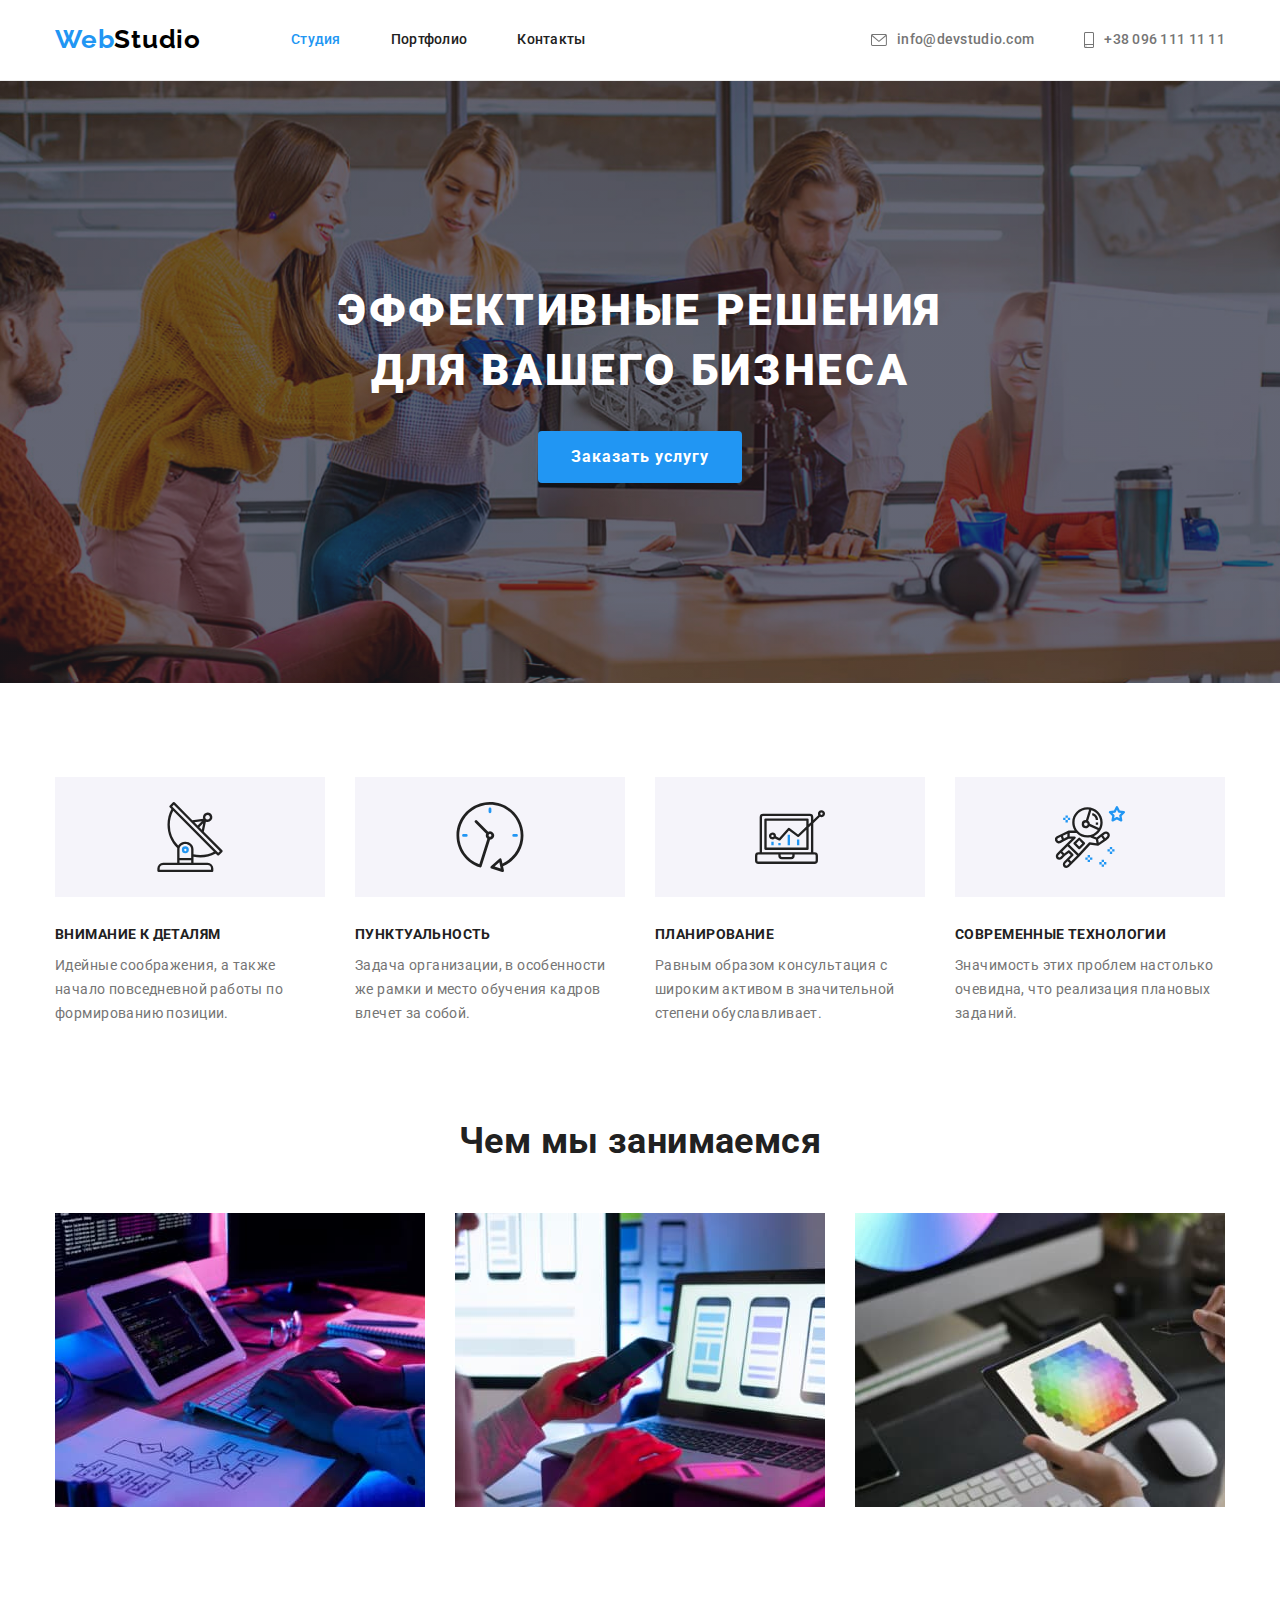
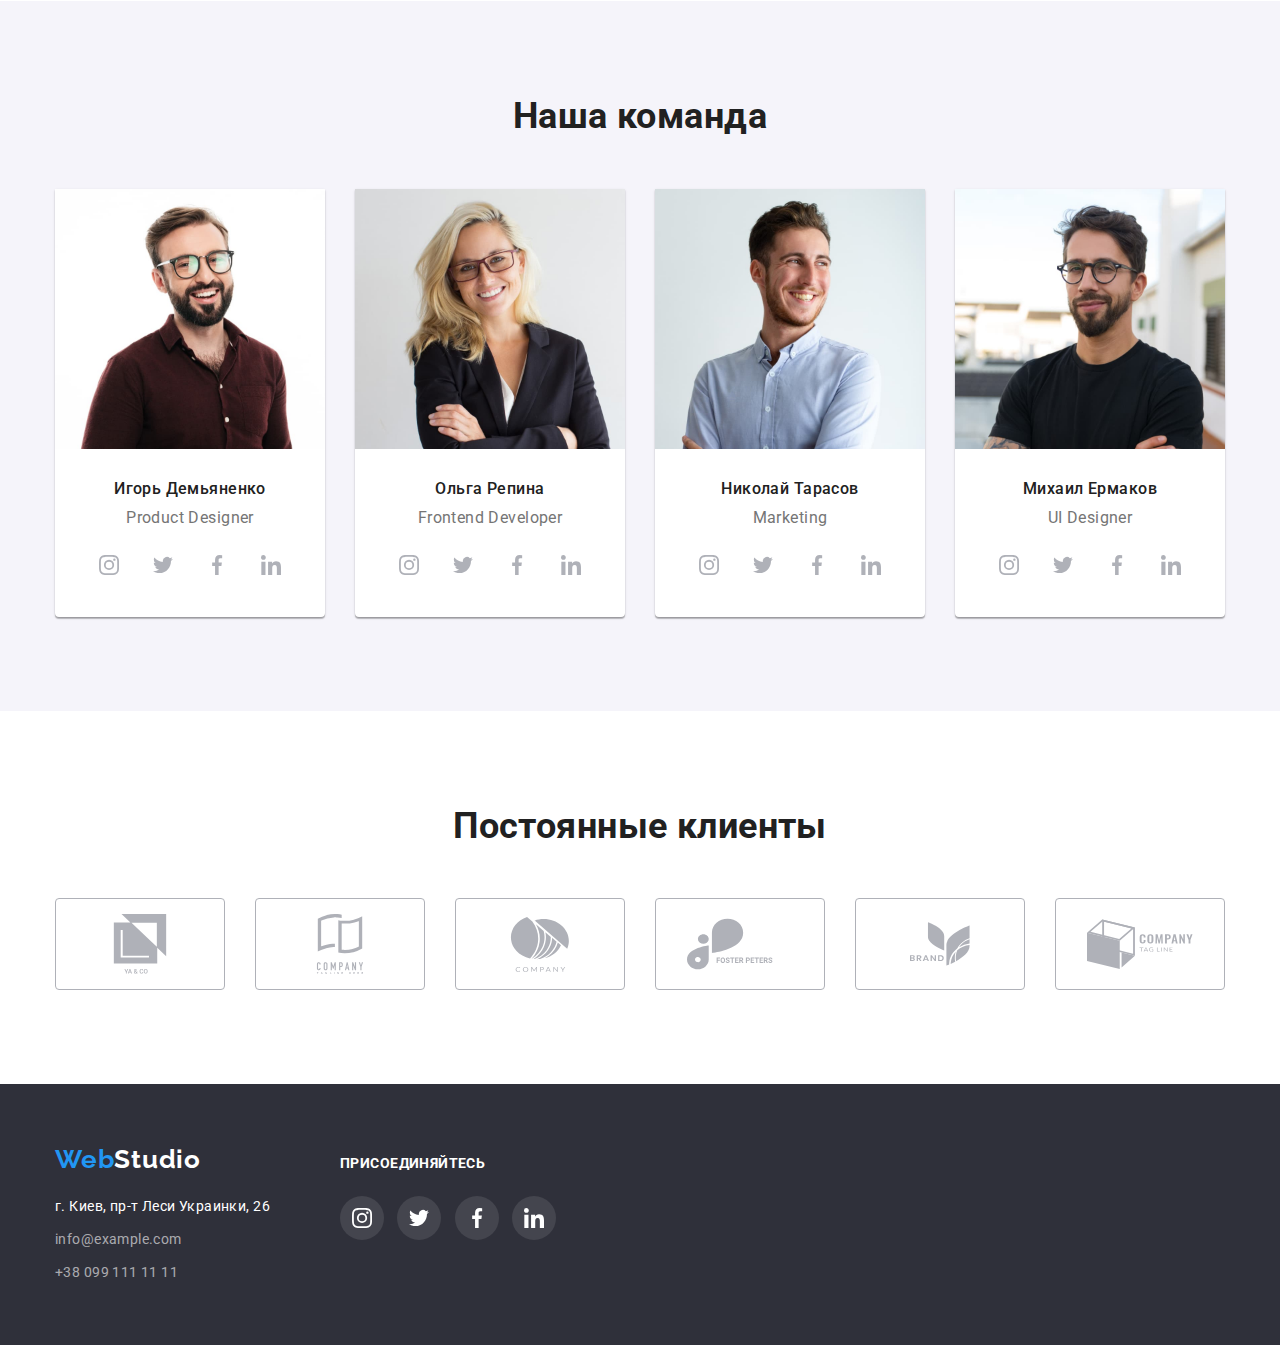
<file: index.html>
<!DOCTYPE html>
<html lang="ru">
  <head>
    <meta charset="UTF-8" />
    <meta http-equiv="X-UA-Compatible" content="IE=edge" />
    <meta name="viewport" content="width=device-width, initial-scale=1.0" />
    <title>ВебСтудия</title>
    <link rel="preconnect" href="https://fonts.gstatic.com" />
    <link
      href="https://fonts.googleapis.com/css2?family=Raleway:wght@700&family=Roboto:wght@400;500;700;900&display=swap"
      rel="stylesheet"
    />
    <link
      rel="stylesheet"
      href="https://cdnjs.cloudflare.com/ajax/libs/modern-normalize/1.0.0/modern-normalize.min.css"
    />
    <link rel="stylesheet" href="./css/styles.css" />
  </head>
  <body class="page-body">
    <header class="start-section">
      <div class="container main-nav">
        <nav class="main-nav">
          <a href="./index.html" class="logo"
            >Web<span class="header-logo">Studio</span>
          </a>
          <ul class="site-nav list">
            <li class="item">
              <a href="./index.html" class="link current">Студия</a>
            </li>

            <li class="item">
              <a href="./portfolio.html" class="link">Портфолио</a>
            </li>

            <li class="item">
              <a href="" class="link">Контакты</a>
            </li>
          </ul>
        </nav>

        <ul class="contacts-nav list">
          <li class="item">
            <a href="mailto:info@devstudio.com" class="mail">
              <svg class="icon-mail" width="16" height="12">
                <use href="./images/icons.svg#icon-envelope"></use>
              </svg>
              info@devstudio.com
            </a>
          </li>

          <li class="item">
            <a href="tel:+380961111111" class="phone">
              <svg class="icon-phone" width="10" height="16">
                <use href="./images/icons.svg#icon-smartphone"></use>
              </svg>
              +38 096 111 11 11
            </a>
          </li>
        </ul>
      </div>
    </header>

    <main>
      <!--Hero-->
      <section class="hero">
        <h1 class="hero-title">Эффективные решения <br />для вашего бизнеса</h1>

        <button type="button" class="primary-button">Заказать услугу</button>
      </section>

      <!--Our advantages-->
      <section class="section">
        <div class="container">
          <h2 class="visually-hidden">Почему нас выбирают</h2>

          <ul class="advantage">
            <li class="item">
              <div class="icon-area">
                <svg class="icon-advantage">
                  <use href="./images/icons.svg#icon-antenna1"></use>
                </svg>
              </div>
              <h3 class="title">Внимание к деталям</h3>
              <p>
                Идейные соображения, а также начало повседневной работы по
                формированию позиции.
              </p>
            </li>

            <li class="item">
              <div class="icon-area">
                <svg class="icon-advantage">
                  <use href="./images/icons.svg#icon-clock1"></use>
                </svg>
              </div>
              <h3 class="title">Пунктуальность</h3>
              <p>
                Задача организации, в особенности же рамки и место обучения
                кадров влечет за собой.
              </p>
            </li>

            <li class="item">
              <div class="icon-area">
                <svg class="icon-advantage">
                  <use href="./images/icons.svg#icon-diagram1"></use>
                </svg>
              </div>
              <h3 class="title">Планирование</h3>
              <p>
                Равным образом консультация с широким активом в значительной
                степени обуславливает.
              </p>
            </li>

            <li class="item">
              <div class="icon-area">
                <svg class="icon-advantage">
                  <use href="./images/icons.svg#icon-astronaut1"></use>
                </svg>
              </div>
              <h3 class="title">Современные технологии</h3>
              <p>
                Значимость этих проблем настолько очевидна, что реализация
                плановых заданий.
              </p>
            </li>
          </ul>
        </div>
      </section>

      <!--Our features-->
      <section class="section our-features">
        <div class="container">
          <h2 class="section-title">Чем мы занимаемся</h2>

          <ul class="features list">
            <li class="item">
              <img
                src="./images/our-services/img.jpg"
                width="370"
                height="294"
                alt="компьютер"
              />
            </li>

            <li class="item">
              <img
                src="./images/our-services/img-1.jpg"
                width="370"
                height="294"
                alt="мобильный телефон"
              />
            </li>

            <li class="item">
              <img
                src="./images/our-services/img-2.jpg"
                width="370"
                height="294"
                alt="планшет"
              />
            </li>
          </ul>
        </div>
      </section>

      <!--Our team-->
      <section class="section our-team">
        <div class="container">
          <h2 class="section-title our-team">Наша команда</h2>
          <ul class="team list">
            <li class="item">
              <img
                src="./images/our-team/img.jpg"
                width="270"
                height="260"
                alt="сотрудник Игорь Демьяненко"
              />

              <div class="member-content">
                <h3 class="member">Игорь Демьяненко</h3>
                <p class="member-domain">Product Designer</p>
                <ul class="social-media">
                  <li>
                    <a href="instagram" class="media-link">
                      <svg>
                        <use href="./images/icons.svg#icon-instagram1"></use>
                      </svg>
                    </a>
                  </li>

                  <li>
                    <a href="instagram" class="media-link">
                      <svg>
                        <use href="./images/icons.svg#icon-twitter1"></use>
                      </svg>
                    </a>
                  </li>

                  <li>
                    <a href="instagram" class="media-link">
                      <svg>
                        <use href="./images/icons.svg#icon-facebook1"></use>
                      </svg>
                    </a>
                  </li>

                  <li>
                    <a href="instagram" class="media-link">
                      <svg>
                        <use href="./images/icons.svg#icon-linkedin1"></use>
                      </svg>
                    </a>
                  </li>
                </ul>
              </div>
            </li>

            <li class="item">
              <img
                src="./images/our-team/img-1.jpg"
                width="270"
                height="260"
                alt="сотрудница Ольга Репина"
              />

              <div class="member-content">
                <h3 class="member">Ольга Репина</h3>
                <p class="member-domain">Frontend Developer</p>
                <ul class="social-media">
                  <li>
                    <a href="instagram" class="media-link">
                      <svg>
                        <use href="./images/icons.svg#icon-instagram1"></use>
                      </svg>
                    </a>
                  </li>

                  <li>
                    <a href="instagram" class="media-link">
                      <svg>
                        <use href="./images/icons.svg#icon-twitter1"></use>
                      </svg>
                    </a>
                  </li>

                  <li>
                    <a href="instagram" class="media-link">
                      <svg>
                        <use href="./images/icons.svg#icon-facebook1"></use>
                      </svg>
                    </a>
                  </li>

                  <li>
                    <a href="instagram" class="media-link">
                      <svg>
                        <use href="./images/icons.svg#icon-linkedin1"></use>
                      </svg>
                    </a>
                  </li>
                </ul>
              </div>
            </li>

            <li class="item">
              <img
                src="./images/our-team/img-2.jpg"
                width="270"
                height="260"
                alt="сотрудник Николай Тарасов"
              />

              <div class="member-content">
                <h3 class="member">Николай Тарасов</h3>
                <p class="member-domain">Marketing</p>
                <ul class="social-media">
                  <li>
                    <a href="instagram" class="media-link">
                      <svg>
                        <use href="./images/icons.svg#icon-instagram1"></use>
                      </svg>
                    </a>
                  </li>

                  <li>
                    <a href="instagram" class="media-link">
                      <svg>
                        <use href="./images/icons.svg#icon-twitter1"></use>
                      </svg>
                    </a>
                  </li>

                  <li>
                    <a href="instagram" class="media-link">
                      <svg>
                        <use href="./images/icons.svg#icon-facebook1"></use>
                      </svg>
                    </a>
                  </li>

                  <li>
                    <a href="instagram" class="media-link">
                      <svg>
                        <use href="./images/icons.svg#icon-linkedin1"></use>
                      </svg>
                    </a>
                  </li>
                </ul>
              </div>
            </li>

            <li class="item">
              <img
                src="./images/our-team/img-3.jpg"
                width="270"
                height="260"
                alt="сотрудник Михаил Ермаков"
              />

              <div class="member-content">
                <h3 class="member">Михаил Ермаков</h3>
                <p class="member-domain">UI Designer</p>
                <ul class="social-media">
                  <li>
                    <a href="instagram" class="media-link">
                      <svg>
                        <use href="./images/icons.svg#icon-instagram1"></use>
                      </svg>
                    </a>
                  </li>

                  <li>
                    <a href="instagram" class="media-link">
                      <svg>
                        <use href="./images/icons.svg#icon-twitter1"></use>
                      </svg>
                    </a>
                  </li>

                  <li>
                    <a href="instagram" class="media-link">
                      <svg>
                        <use href="./images/icons.svg#icon-facebook1"></use>
                      </svg>
                    </a>
                  </li>

                  <li>
                    <a href="instagram" class="media-link">
                      <svg>
                        <use href="./images/icons.svg#icon-linkedin1"></use>
                      </svg>
                    </a>
                  </li>
                </ul>
              </div>
            </li>
          </ul>
        </div>
      </section>

      <!-- Our clients -->
      <section class="section">
        <div class="container">
          <h2 class="section-title">Постоянные клиенты</h2>
          <ul class="clients">
            <li>
              <a href="client1" class="clients-list">
                <svg>
                  <use href="./images/icons.svg#icon-client1"></use>
                </svg>
              </a>
            </li>

            <li>
              <a href="client1" class="clients-list">
                <svg>
                  <use href="./images/icons.svg#icon-client2"></use>
                </svg>
              </a>
            </li>

            <li>
              <a href="client1" class="clients-list">
                <svg>
                  <use href="./images/icons.svg#icon-client3"></use>
                </svg>
              </a>
            </li>

            <li>
              <a href="client1" class="clients-list">
                <svg>
                  <use href="./images/icons.svg#icon-client4"></use>
                </svg>
              </a>
            </li>

            <li>
              <a href="client1" class="clients-list">
                <svg>
                  <use href="./images/icons.svg#icon-client5"></use>
                </svg>
              </a>
            </li>

            <li>
              <a href="client1" class="clients-list">
                <svg>
                  <use href="./images/icons.svg#icon-client6"></use>
                </svg>
              </a>
            </li>
          </ul>
        </div>
      </section>
    </main>

    <footer class="end-section">
      <div class="container footer">
        <div>
          <a href="./index.html" class="logo"
            >Web<span class="footer-logo">Studio</span></a
          >

          <address>
            <ul class="contacts list">
              <li>
                <a
                  href="https://goo.gl/maps/t6DotwfBAQ6YohRX9"
                  target="_blank"
                  rel="noopener noreferrer"
                  class="address"
                >
                  г. Киев, пр-т Леси Украинки, 26</a
                >
              </li>

              <li>
                <a href="mailto:info@example.com" class="mail"
                  >info@example.com
                </a>
              </li>

              <li>
                <a href="tel:+380991111111" class="phone">+38 099 111 11 11 </a>
              </li>
            </ul>
          </address>
        </div>

        <div class="connect-section">
          <b class="connect"> присоединяйтесь </b>

          <ul class="connect-links">
            <li class="links">
              <a href="instagram-link">
                <svg>
                  <use href="./images/icons.svg#icon-instagram1"></use>
                </svg>
              </a>
            </li>

            <li class="links">
              <a href="twitter-link">
                <svg>
                  <use href="./images/icons.svg#icon-twitter1"></use>
                </svg>
              </a>
            </li>

            <li class="links">
              <a href="facebook-link">
                <svg>
                  <use href="./images/icons.svg#icon-facebook1"></use>
                </svg>
              </a>
            </li>

            <li class="links">
              <a href="linkedin-link">
                <svg>
                  <use href="./images/icons.svg#icon-linkedin1"></use>
                </svg>
              </a>
            </li>
          </ul>
        </div>
      </div>
    </footer>
  </body>
</html>
</file>
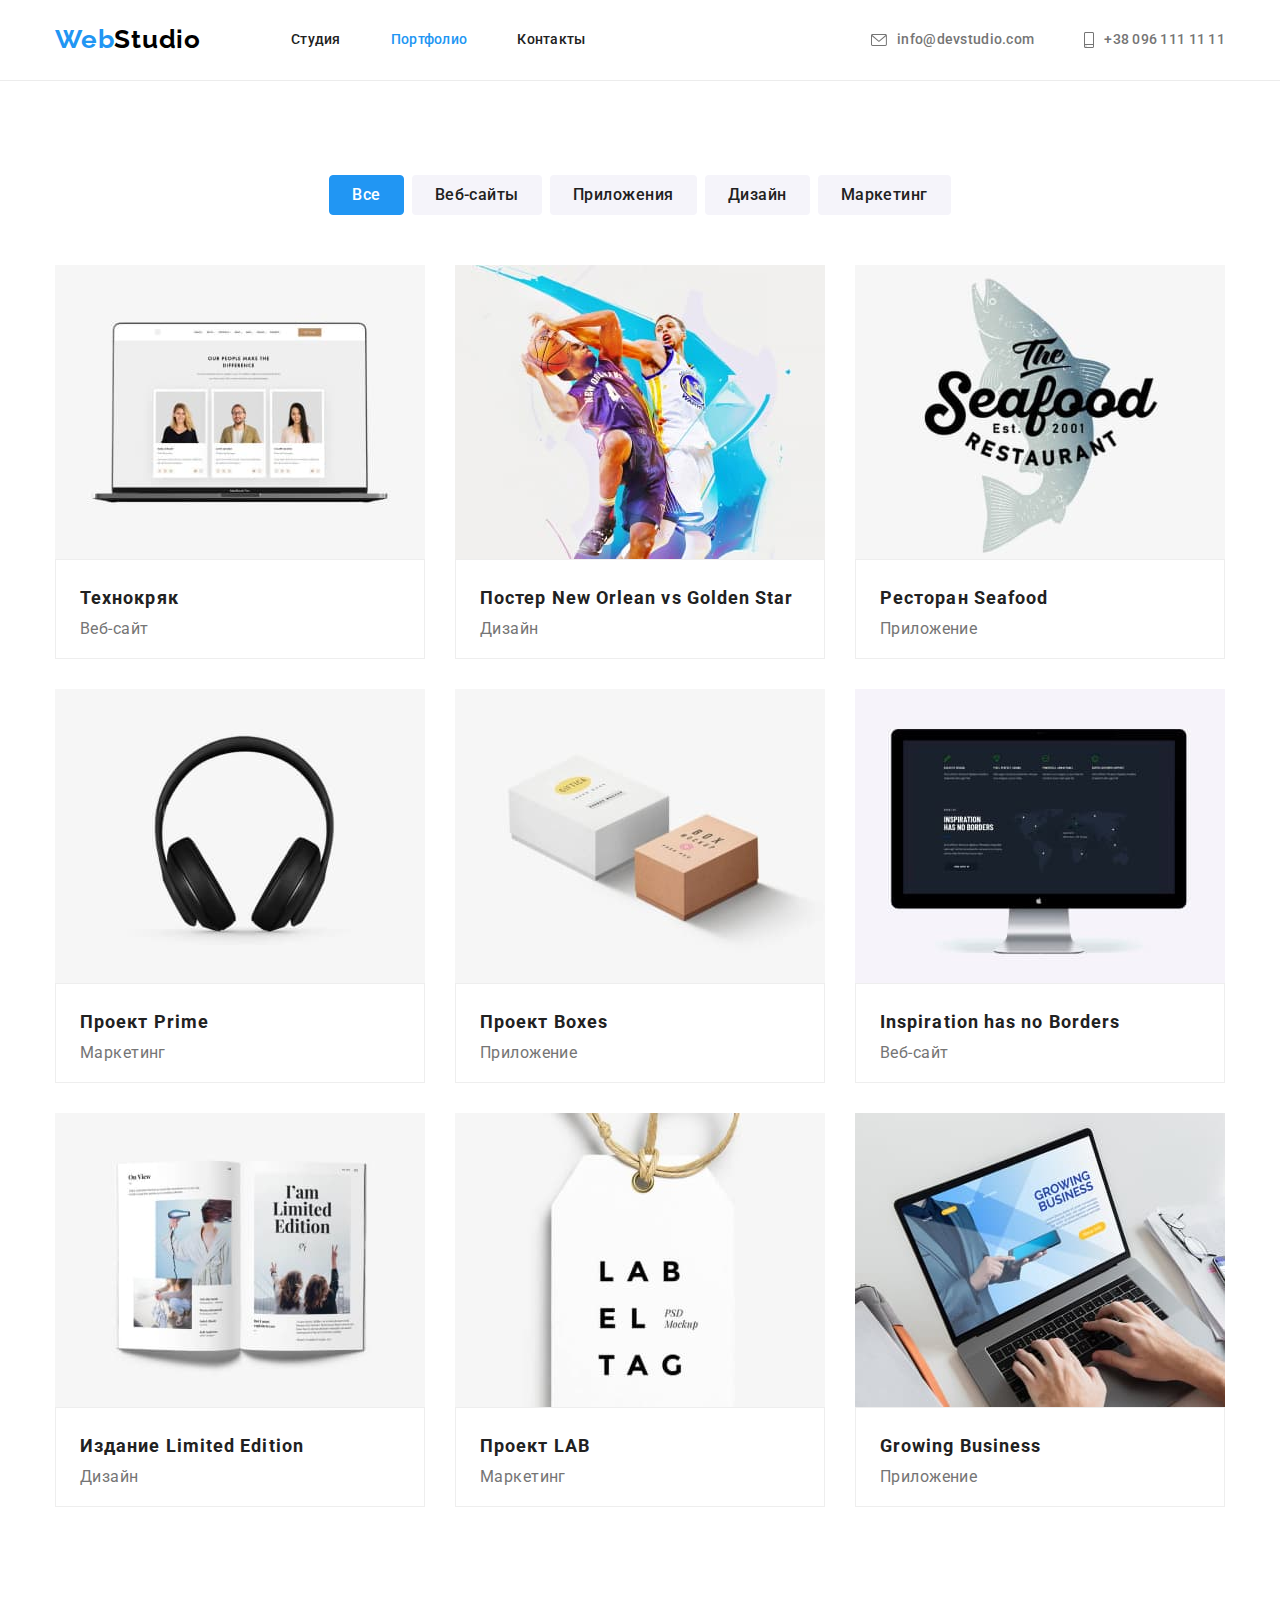
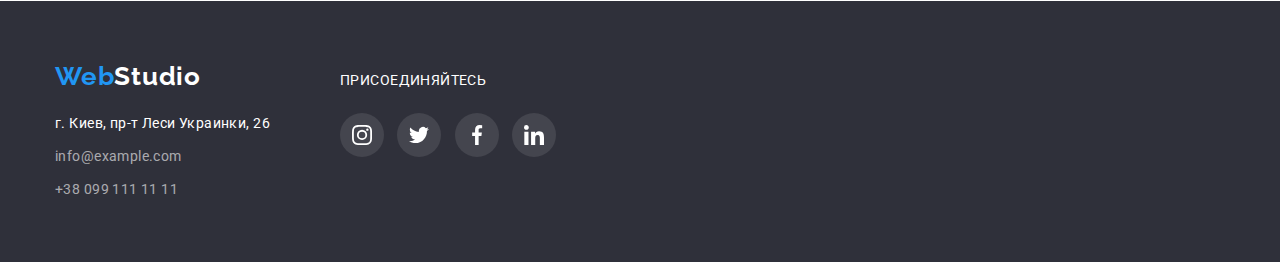
<file: portfolio.html>
<!DOCTYPE html>
<html lang="ru">
  <head>
    <meta charset="UTF-8" />
    <meta http-equiv="X-UA-Compatible" content="IE=edge" />
    <meta name="viewport" content="width=device-width, initial-scale=1.0" />
    <title>Портфолио</title>
    <link rel="preconnect" href="https://fonts.gstatic.com" />
    <link
      href="https://fonts.googleapis.com/css2?family=Raleway:wght@700&family=Roboto:wght@400;500;700;900&display=swap"
      rel="stylesheet"
    />
    <link
      rel="stylesheet"
      href="https://cdnjs.cloudflare.com/ajax/libs/modern-normalize/1.0.0/modern-normalize.min.css"
    />
    <link rel="stylesheet" href="./css/styles.css" />
  </head>
  <body class="page-body">
    <header class="start-section">
      <div class="container main-nav">
        <nav class="main-nav">
          <a href="./index.html" class="logo"
            >Web<span class="header-logo">Studio</span></a
          >
          <ul class="site-nav list">
            <li class="item">
              <a href="./index.html" class="link"> Студия </a>
            </li>

            <li class="item">
              <a href="./portfolio.html" class="link current"> Портфолио </a>
            </li>

            <li class="item">
              <a href="" class="link"> Контакты </a>
            </li>
          </ul>
        </nav>

        <ul class="contacts-nav list">
          <li class="item">
            <a href="mailto:info@devstudio.com" class="mail">
              <svg class="icon-mail" width="16" height="12">
                <use href="./images/icons.svg#icon-envelope"></use>
              </svg>
              info@devstudio.com
            </a>
          </li>

          <li class="item">
            <a href="tel:+380961111111" class="phone">
              <svg class="icon-phone" width="10" height="16">
                <use href="./images/icons.svg#icon-smartphone"></use>
              </svg>
              +38 096 111 11 11
            </a>
          </li>
        </ul>
      </div>
    </header>

    <main>
      <section class="section">
        <div class="container">
          <h1 class="visually-hidden">Наши работы</h1>

          <ul class="list portfolio-nav">
            <li class="item">
              <button type="button" class="special-button">Все</button>
            </li>

            <li class="item">
              <button type="button" class="secondary-button">Веб-сайты</button>
            </li>

            <li class="item">
              <button type="button" class="secondary-button">Приложения</button>
            </li>

            <li class="item">
              <button type="button" class="secondary-button">Дизайн</button>
            </li>

            <li class="item">
              <button type="button" class="secondary-button">Маркетинг</button>
            </li>
          </ul>

          <ul class="list portfolio-cards">
            <li class="item">
              <a href="" class="link card">
                <div>
                  <img
                    src="./images/portfolio-projects/img.jpg"
                    width="370"
                    height="294"
                    alt="laptop"
                  />
                </div>

                <div class="card-content">
                  <h2 class="link-title">Технокряк</h2>
                  <p class="card-text">Веб-сайт</p>
                </div>
              </a>
            </li>

            <li class="item">
              <a href="" class="link card">
                <div>
                  <img
                    src="./images/portfolio-projects/img-1.jpg"
                    width="370"
                    height="294"
                    alt="basketball players"
                  />
                </div>

                <div class="card-content">
                  <h2 class="link-title">Постер New Orlean vs Golden Star</h2>
                  <p class="card-text">Дизайн</p>
                </div>
              </a>
            </li>

            <li class="item">
              <a href="" class="link card">
                <div>
                  <img
                    src="./images/portfolio-projects/img-2.jpg"
                    width="370"
                    height="294"
                    alt="restaurant logo"
                  />
                </div>

                <div class="card-content">
                  <h2 class="link-title">Ресторан Seafood</h2>
                  <p class="card-text">Приложение</p>
                </div>
              </a>
            </li>

            <li class="item">
              <a href="" class="link card">
                <div>
                  <img
                    src="./images/portfolio-projects/img-3.jpg"
                    width="370"
                    height="294"
                    alt="headphones"
                  />
                </div>

                <div class="card-content">
                  <h2 class="link-title">Проект Prime</h2>
                  <p class="card-text">Маркетинг</p>
                </div>
              </a>
            </li>

            <li class="item">
              <a href="" class="link card">
                <div>
                  <img
                    src="./images/portfolio-projects/img-4.jpg"
                    width="370"
                    height="294"
                    alt="boxes"
                  />
                </div>

                <div class="card-content">
                  <h2 class="link-title">Проект Boxes</h2>
                  <p class="card-text">Приложение</p>
                </div>
              </a>
            </li>

            <li class="item">
              <a href="" class="link card">
                <div>
                  <img
                    src="./images/portfolio-projects/img-5.jpg"
                    width="370"
                    height="294"
                    alt="monitor"
                  />
                </div>

                <div class="card-content">
                  <h2 class="link-title">Inspiration has no Borders</h2>
                  <p class="card-text">Веб-сайт</p>
                </div>
              </a>
            </li>

            <li class="item">
              <a href="" class="link card">
                <div>
                  <img
                    src="./images/portfolio-projects/img-6.jpg"
                    width="370"
                    height="294"
                    alt="book"
                  />
                </div>

                <div class="card-content">
                  <h2 class="link-title">Издание Limited Edition</h2>
                  <p class="card-text">Дизайн</p>
                </div>
              </a>
            </li>

            <li class="item">
              <a href="" class="link card">
                <div>
                  <img
                    src="./images/portfolio-projects/img-7.jpg"
                    width="370"
                    height="294"
                    alt="label"
                  />
                </div>

                <div class="card-content">
                  <h2 class="link-title">Проект LAB</h2>
                  <p class="card-text">Маркетинг</p>
                </div>
              </a>
            </li>

            <li class="item">
              <a href="" class="link card">
                <div>
                  <img
                    src="./images/portfolio-projects/img-8.jpg"
                    width="370"
                    height="294"
                    alt="two hands typing on laptop's keyboard"
                  />
                </div>

                <div class="card-content">
                  <h2 class="link-title">Growing Business</h2>
                  <p class="card-text">Приложение</p>
                </div>
              </a>
            </li>
          </ul>
        </div>
      </section>
    </main>

    <footer class="end-section">
      <div class="container footer">
        <div>
          <a href="./index.html" class="logo"
            >Web<span class="footer-logo">Studio</span></a
          >

          <address>
            <ul class="contacts list">
              <li>
                <a
                  href="https://goo.gl/maps/t6DotwfBAQ6YohRX9"
                  target="_blank"
                  rel="noopener noreferrer"
                  class="address"
                >
                  г. Киев, пр-т Леси Украинки, 26</a
                >
              </li>

              <li>
                <a href="mailto:info@example.com" class="mail"
                  >info@example.com
                </a>
              </li>

              <li>
                <a href="tel:+380991111111" class="phone">+38 099 111 11 11 </a>
              </li>
            </ul>
          </address>
        </div>

        <div class="connect-section">
          <span class="connect"> присоединяйтесь </span>

          <ul class="connect-links">
            <li class="links">
              <a href="instagram-link">
                <svg>
                  <use href="./images/icons.svg#icon-instagram1"></use>
                </svg>
              </a>
            </li>

            <li class="links">
              <a href="instagram-link">
                <svg>
                  <use href="./images/icons.svg#icon-twitter1"></use>
                </svg>
              </a>
            </li>

            <li class="links">
              <a href="instagram-link">
                <svg>
                  <use href="./images/icons.svg#icon-facebook1"></use>
                </svg>
              </a>
            </li>

            <li class="links">
              <a href="instagram-link">
                <svg>
                  <use href="./images/icons.svg#icon-linkedin1"></use>
                </svg>
              </a>
            </li>
          </ul>
        </div>
      </div>
    </footer>
  </body>
</html>
</file>
<file: css/styles.css>
:root {
  --primary-text-color: #757575;
  --title-text-color: #212121;
  --accent-color: #2196f3;
  --main-bg-color: #ffffff;
  --primary-bg-color: #2f303a;
  --secondary-bg-color: #f5f4fa;
  --adrress-color: rgba(255, 255, 255, 0.6);
  --logo-color: #000000;
  --portfolio-cards-gap: 30px;
  --icon-color: rgba(175, 177, 184, 1);
}

.visually-hidden {
  position: absolute !important;
  clip: rect(1px 1px 1px 1px);
  padding: 0 !important;
  border: 0 !important;
  height: 1px !important;
  width: 1px !important;
  overflow: hidden;
}

h1,
h2,
h3,
h4,
h5,
h6,
p {
  margin-top: 0;
  margin-bottom: 0;
}

address {
  font-style: normal;
}

a {
  text-decoration: none;
}

img {
  display: block;
  max-width: 100%;
  height: auto;
}

ul {
  list-style: none;
  padding-left: 0;
  margin: 0;
}

.section {
  padding: 94px 0;
}

/* .section.no-padding {
  padding-top: 0;
  padding-bottom: 0;
} */

.container {
  width: 1200px;
  margin-left: auto;
  margin-right: auto;
  padding-left: 15px;
  padding-right: 15px;
}

.page-body {
  background-color: var(--main-bg-color);
  color: var(--primary-text-color);
  font-family: "Roboto", sans-serif;
  font-size: 14px;
  letter-spacing: 0.03em;
  line-height: 1.71;
}

/*header*/

.start-section {
  border-bottom: 1px solid #ececec;
}

.main-nav {
  display: flex;
  align-items: center;
}

.logo {
  color: var(--accent-color);
  font-family: "Raleway", sans-serif;
  font-weight: bold;
  font-size: 26px;
  line-height: 1.2;
  letter-spacing: 0.03em;
}

.header-logo {
  color: var(--logo-color);
}

.footer-logo {
  color: var(--main-bg-color);
}

/*site nav*/

.site-nav.list {
  display: flex;
  margin-left: 90px;
}

.site-nav .link {
  color: var(--title-text-color);
}

.contacts-nav .item:not(:last-child),
.site-nav .item:not(:last-child) {
  margin-right: 50px;
}
.contacts-nav .mail,
.contacts-nav .phone,
.site-nav .link {
  display: flex;
  padding-top: 32px;
  padding-bottom: 32px;
}

/* site+contacts nav */
.site-nav .current,
.site-nav .link:hover,
.site-nav .link:focus,
.contacts-nav .mail:hover,
.contacts-nav .mail:focus,
.contacts-nav .phone:hover,
.contacts-nav .phone:focus {
  color: var(--accent-color);
}

.site-nav,
.contacts-nav {
  font-weight: 500;
  font-size: 14px;
  line-height: 1.1;
  letter-spacing: 0.02em;
}

/*contacts nav*/

.contacts-nav.list {
  display: flex;
  margin-left: auto;
}

.contacts-nav .mail,
.contacts-nav .phone {
  color: var(--primary-text-color);
  align-items: center;
}

.icon-mail,
.icon-phone {
  fill: currentColor;
  margin-right: 10px;
}

/*Hero*/

.hero {
  text-align: center;
  padding-top: 200px;
  padding-bottom: 200px;
  max-width: 1600px;
  margin-right: auto;
  margin-left: auto;
  background-image: linear-gradient(
      rgba(47, 48, 58, 0.4),
      rgba(47, 48, 58, 0.4)
    ),
    url("../images/main-img.jpg");
  background-position: center;
  background-repeat: no-repeat;
  background-size: cover;
}

.hero,
.end-section {
  background-color: var(--primary-bg-color);
}

.hero-title {
  margin-bottom: 30px;

  color: var(--main-bg-color);
  font-weight: 900;
  font-size: 44px;
  line-height: 1.36;
  text-align: center;
  letter-spacing: 0.06em;
  text-transform: uppercase;
}

.primary-button,
.primary-button:hover,
.primary-button:focus {
  border-radius: 4px;
  border: 1px solid transparent;
  padding: 10px 32px;

  background-color: var(--accent-color);
  color: var(--main-bg-color);
  font-weight: bold;
  font-size: 16px;
  line-height: 1.9;
  letter-spacing: 0.06em;
  cursor: pointer;
}

/*main*/

.icon-area {
  width: 270px;
  height: 120px;
  background-color: var(--secondary-bg-color);
  margin-bottom: 30px;
  display: flex;
  justify-content: center;
  align-items: center;
}

.icon-advantage {
  width: 70px;
  height: 70px;
}

.advantage .item:not(:last-child) {
  margin-right: 30px;
}

.advantage {
  display: flex;
}

.section-title {
  color: var(--title-text-color);
  font-weight: bold;
  font-size: 36px;
  line-height: 1.2;
  text-align: center;
}

.title {
  margin-bottom: 12px;

  color: var(--title-text-color);
  font-weight: bold;
  font-size: 14px;
  line-height: 1.1;
  text-transform: uppercase;
}

/* our features */

.our-features {
  padding-top: 0px;
}

.features .item:not(:last-child) {
  margin-right: 30px;
}

.features.list {
  display: flex;
  margin-top: 50px;
}

/*our team*/

.our-team {
  background-color: var(--secondary-bg-color);
}

.team.list {
  display: flex;
  margin-top: 50px;
}

.team .item {
  border-radius: 0px 0px 4px 4px;

  background-color: var(--main-bg-color);

  box-shadow: 0px 1px 3px rgba(0, 0, 0, 0.12), 0px 1px 1px rgba(0, 0, 0, 0.14),
    0px 2px 1px rgba(0, 0, 0, 0.2);
}

.team .item:not(:last-child) {
  margin-right: 30px;
}

.member-content {
  padding-top: 30px;
  padding-bottom: 30px;
}

.member {
  margin-bottom: 10px;

  color: var(--title-text-color);
  font-weight: 500;
  font-size: 16px;
  line-height: 1.2;
  text-align: center;
}

.member-domain {
  font-size: 16px;
  line-height: 1.2;
  text-align: center;
}

.social-media {
  display: flex;
  justify-content: center;
  margin-top: 16px;
}

.social-media li:not(:last-child) {
  margin-right: 10px;
}

.media-link {
  width: 44px;
  height: 44px;
  display: flex;
  justify-content: center;
  align-items: center;
  border-radius: 50%;
}

.media-link:hover,
.media-link:focus {
  background-color: var(--accent-color);
}

.media-link:hover svg,
.media-link:focus svg {
  fill: var(--main-bg-color);
}

.social-media svg {
  width: 20px;
  height: 20px;
  fill: var(--icon-color);
}

/* our clients */

.clients {
  display: flex;
  margin-top: 50px;
}

.clients li:not(:last-child) {
  margin-right: 30px;
}

.clients-list {
  width: 170px;
  height: 92px;
  display: flex;
  justify-content: center;
  align-items: center;
  border: 1px solid var(--icon-color);
  border-radius: 4px;
}

.clients-list:hover,
.clients-list:hover svg,
.clients-list:focus,
.clients-list:focus svg {
  border-color: var(--accent-color);
  fill: var(--accent-color);
}

.clients svg {
  width: 106px;
  height: 60px;
  fill: var(--icon-color);
}

/*footer*/

.end-section .logo {
  display: block;
  margin-bottom: 20px;
}

.end-section {
  padding-top: 60px;
  padding-bottom: 60px;
}

.address {
  color: var(--main-bg-color);
}

.end-section .mail,
.end-section .phone {
  display: block;

  color: var(--adrress-color);
}

.address:hover,
.address:focus,
.end-section .mail:hover,
.end-section .mail:focus,
.end-section .phone:hover,
.end-section .phone:focus {
  color: var(--accent-color);
}

.contacts li {
  margin-top: 9px;
}

.connect {
  color: var(--main-bg-color);
  text-transform: uppercase;
}

.footer {
  display: flex;
  align-items: baseline;
}

.connect-section {
  margin-left: 70px;
}

.connect-links {
  margin-top: 20px;
}

.links {
  display: inline-flex;
}

.links a {
  width: 44px;
  height: 44px;
  display: flex;
  justify-content: center;
  align-items: center;
  border-radius: 50%;
  background-color: #44454e;
}

.links:not(:last-child) {
  margin-right: 10px;
}

.links:hover a,
.links a:focus {
  background-color: var(--accent-color);
}

.links svg {
  width: 20px;
  height: 20px;
  fill: var(--main-bg-color);
}

/*portfolio*/

.portfolio-nav {
  display: flex;
  justify-content: center;
  margin-bottom: 50px;
}

.portfolio-nav .item:not(:last-child) {
  margin-right: 8px;
}

.portfolio-nav .item:hover,
.portfolio-nav .item:focus {
  box-shadow: 0px 3px 1px rgba(0, 0, 0, 0.1), 0px 1px 2px rgba(0, 0, 0, 0.08),
    0px 2px 2px rgba(0, 0, 0, 0.12);
  border-radius: 4px;
}

.secondary-button {
  border-radius: 4px;
  border: 1px solid transparent;
  padding: 6px 22px;

  color: var(--title-text-color);
  background-color: var(--secondary-bg-color);
  font-family: Roboto;
  font-style: normal;
  font-weight: 500;
  font-size: 16px;
  line-height: 1.6;
  text-align: center;
  letter-spacing: 0.03em;
  cursor: pointer;
}

.secondary-button:hover,
.secondary-button:focus {
  color: var(--main-bg-color);
  background-color: var(--accent-color);
}

.special-button,
.special-button:hover,
.special-button:focus {
  border-radius: 4px;
  border: 1px solid var(--accent-color);
  padding: 6px 22px;

  background-color: var(--accent-color);
  color: var(--main-bg-color);
  font-family: Roboto;
  font-style: normal;
  font-weight: 500;
  font-size: 16px;
  line-height: 1.6;
  text-align: center;
  letter-spacing: 0.03em;
  cursor: pointer;
}

.portfolio-cards {
  display: flex;
  flex-wrap: wrap;
  margin-left: calc(-1 * var(--portfolio-cards-gap));
  margin-top: calc(-1 * var(--portfolio-cards-gap));
}

.portfolio-cards .item {
  flex-basis: calc(100% / 3- var(--portfolio-cards-gap));
  margin-left: var(--portfolio-cards-gap);
  margin-top: var(--portfolio-cards-gap);
  background-color: var(--main-bg-color);
}

.portfolio-cards .link:hover,
.portfolio-cards .link:focus {
  box-shadow: 0px 1px 1px rgba(0, 0, 0, 0.12), 0px 4px 4px rgba(0, 0, 0, 0.06),
    1px 4px 6px rgba(0, 0, 0, 0.16);
}

.card-content {
  padding: 20px 24px;
  border: 1px solid rgba(238, 238, 238, 1);
}

.card-text {
  margin-top: 4px;
}

.portfolio-cards .link {
  display: block;
  color: var(--primary-text-color);
  font-size: 16px;
  line-height: 1.14;
}

.link-title {
  color: var(--title-text-color);
  font-family: Roboto;
  font-style: normal;
  font-weight: bold;
  font-size: 18px;
  line-height: 2;
  letter-spacing: 0.06em;
}
</file>
